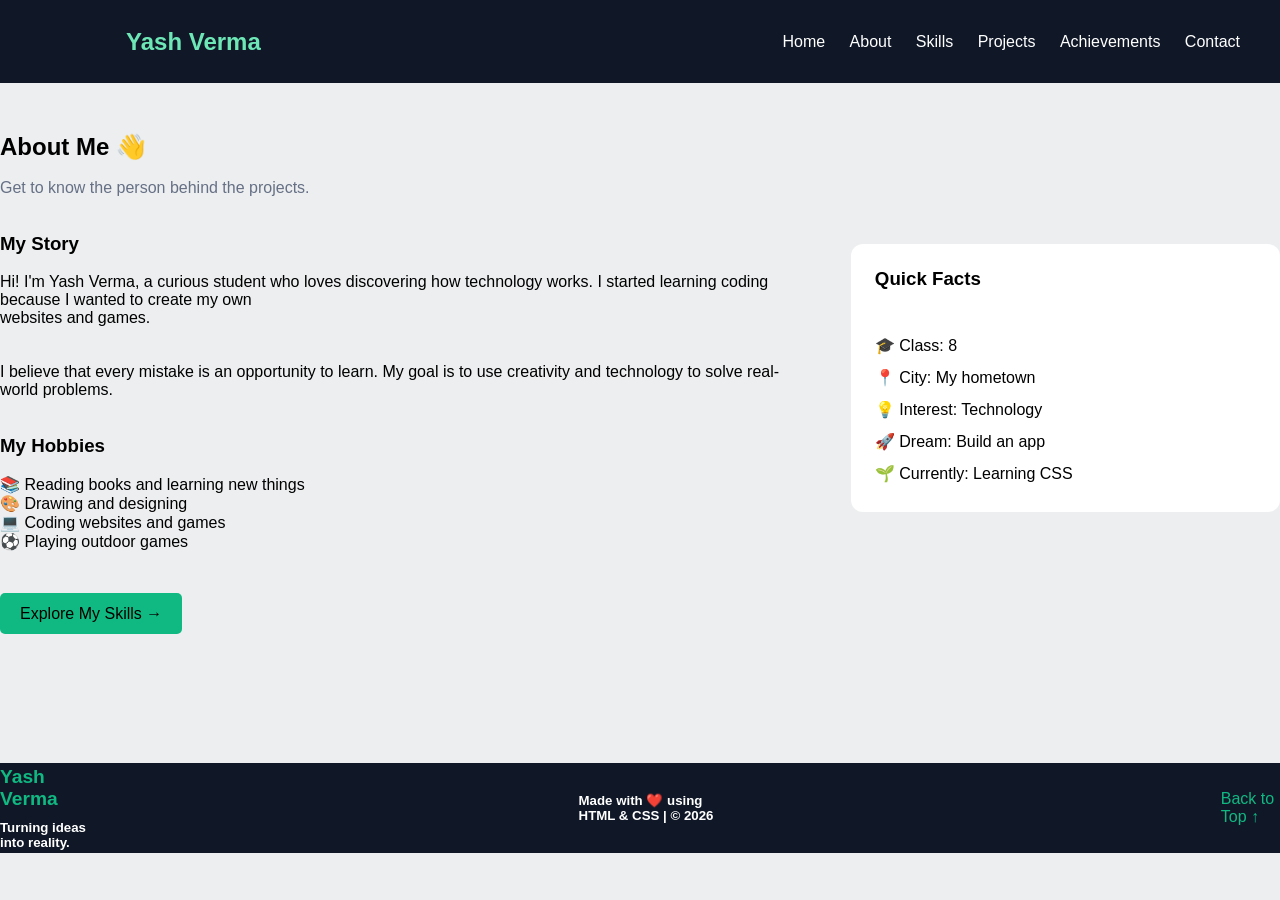
<file: about.html>
<!DOCTYPE html>
<html lang="en">

<head>
    <meta charset="UTF-8">
    <meta name="viewport" content="width=device-width, initial-scale=1.0">
    <title>Document</title>
    <link rel="stylesheet" href="style.css">
</head>

<body>
    <nav>
        <div class="Home-nav">
            <div>
                <h1 class="nav-heading">Yash Verma</h1>
            </div>
            <div>
                <a href="http://127.0.0.1:5500/index.html" class="nav-button">Home</a>
                <a href="http://127.0.0.1:5500/about.html" class="nav-button">About</a>
                <a href="http://127.0.0.1:5500/skills.html" class="nav-button">Skills</a>
                <a href="http://127.0.0.1:5500/projects.html" class="nav-button">Projects</a>
                <a href="http://127.0.0.1:5500/achievements.html" class="nav-button">Achievements</a>
                <a href="http://127.0.0.1:5500/contact.html" class="nav-button">Contact</a>
            </div>
    </nav>
    <!-- about-section -->
    <div class="about" id="about-section">
        <div class="about-content">
            <div>
                <h2 id="about-me">About Me 👋</h2><br>
                <p id="person">Get to know the person behind the projects.</p><br><br>
            </div>
            <div id="story">
                <div>
                    <h3 id="my-story">My Story</h3><br>
                    <p id="story">Hi! I'm Yash Verma, a curious student who loves discovering how technology works. I
                        started
                        learning coding
                        because I wanted to create my own<br> websites and games.<br><br><br>I believe that every
                        mistake is
                        an
                        opportunity to learn. My goal is to use creativity and technology to
                        solve real-world problems.
                    </p><br><br>
                </div>

            </div>
            <div>
                <h3 id="my-hobbies">My Hobbies</h3><br>
                <p id="hobbies">📚 Reading books and learning new things<br>

                    🎨 Drawing and designing<br>

                    💻 Coding websites and games<br>

                    ⚽ Playing outdoor games<br>
                </p><br><br><br>
                <a id="explore-skills" href="skills.html">Explore My Skills →</a>
            </div>
        </div>
        <div class="about-content" id="card">
            <h3>Quick Facts</h3>
            <p id="card-elements">🎓 Class: 8<br>

                📍 City: My hometown<br>

                💡 Interest: Technology<br>

                🚀 Dream: Build an app<br>

                🌱 Currently: Learning CSS<br>
            </p><br>
        </div>
    </div>
     <!-- footer-section -->
    <div style="margin-top: 140px;" class="footer" id="footer-container">
        <div class="footer-div">
            <a class="name" href="http://127.0.0.1:5500/">Yash Verma</a>
            <h5 class="quote1">Turning ideas into reality.</h5>
        </div>
        <h5 class="quote2">Made with ❤️ using HTML & CSS | © 2026</h5>
        <a class="return" href="http://127.0.0.1:5500/index.html">Back to Top ↑</a>
    </div>

</body>

</html>
</file>
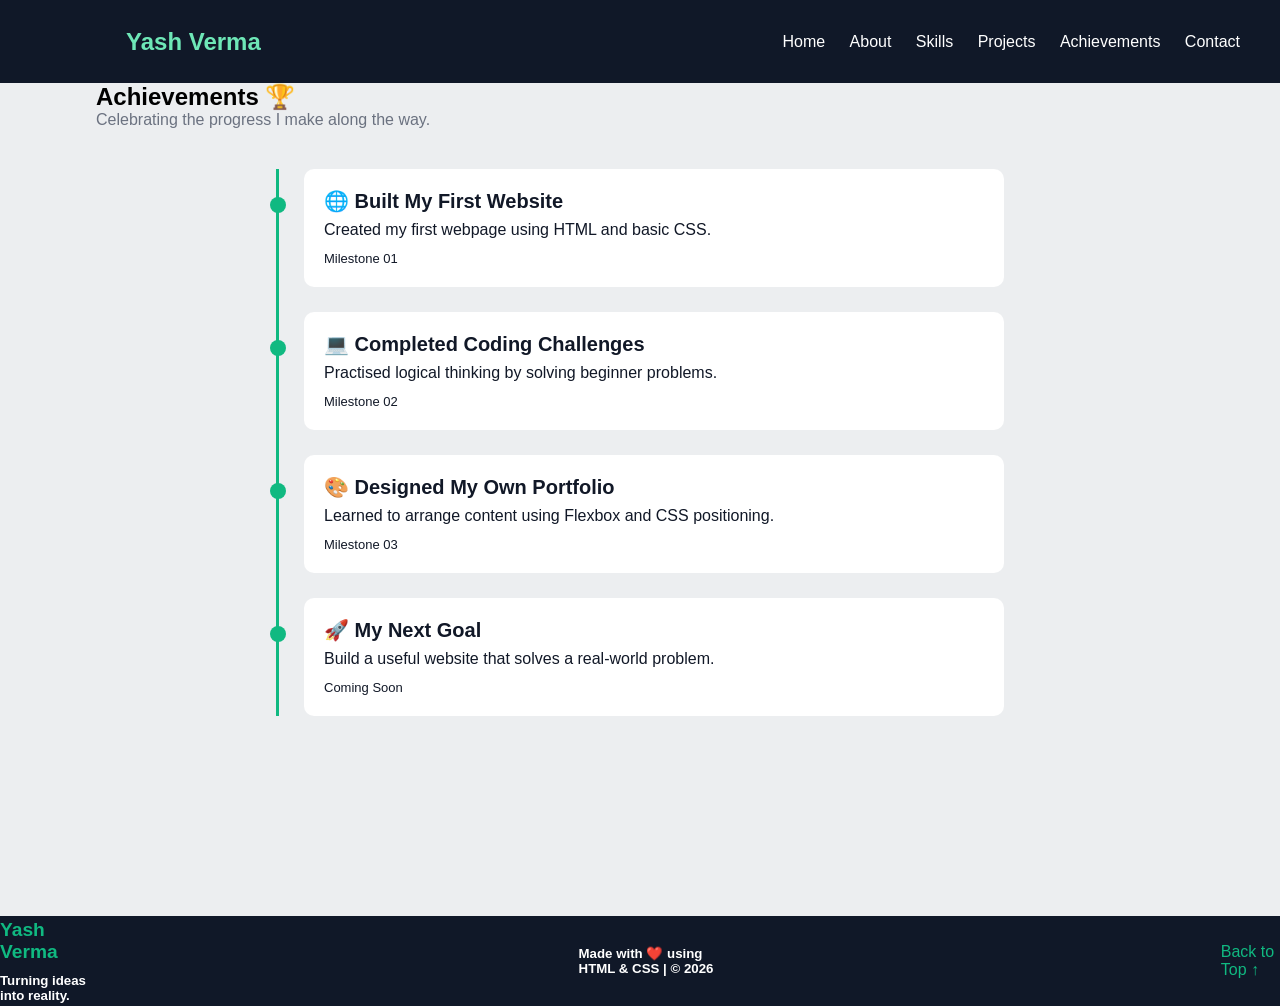
<file: achievements.html>
<!DOCTYPE html>
<html lang="en">

<head>
    <meta charset="UTF-8">
    <meta name="viewport" content="width=device-width, initial-scale=1.0">
    <title>Document</title>
    <link rel="stylesheet" href="style.css">
</head>

<body>
    <!-- navbar section -->
    <nav>
        <div class="Home-nav">
            <div>
                <h1 class="nav-heading">Yash Verma</h1>
            </div>
            <div>
                <a href="http://127.0.0.1:5500/index.html" class="nav-button">Home</a>
                <a href="http://127.0.0.1:5500/about.html" class="nav-button">About</a>
                <a href="http://127.0.0.1:5500/skills.html" class="nav-button">Skills</a>
                <a href="http://127.0.0.1:5500/projects.html" class="nav-button">Projects</a>
                <a href="http://127.0.0.1:5500/achievements.html" class="nav-button">Achievements</a>
                <a href="http://127.0.0.1:5500/contact.html" class="nav-button">Contact</a>
            </div>
    </nav>
    <section class="achievements">
        <div class="container">

            <h2>Achievements 🏆</h2>
            <p class="subtitle">Celebrating the progress I make along the way.</p>

            <div class="timeline">

                <div class="item">
                    <div class="dot"></div>
                    <div class="item-card">
                        <h3>🌐 Built My First Website</h3>
                        <p>Created my first webpage using HTML and basic CSS.</p>
                        <small>Milestone 01</small>
                    </div>
                </div>

                <div class="item">
                    <div class="dot"></div>
                    <div class="item-card">
                        <h3>💻 Completed Coding Challenges</h3>
                        <p>Practised logical thinking by solving beginner problems.</p>
                        <small>Milestone 02</small>
                    </div>
                </div>

                <div class="item">
                    <div class="dot"></div>
                    <div class="item-card">
                        <h3>🎨 Designed My Own Portfolio</h3>
                        <p>Learned to arrange content using Flexbox and CSS positioning.</p>
                        <small>Milestone 03</small>
                    </div>
                </div>

                <div class="item">
                    <div class="dot"></div>
                    <div class="item-card">
                        <h3>🚀 My Next Goal</h3>
                        <p>Build a useful website that solves a real-world problem.</p>
                        <small>Coming Soon</small>
                    </div>
                </div>

            </div>

        </div>
    </section>
    <div style="margin-top: 200px;" class="footer" id="footer-container">
        <div class="footer-div">
            <a class="name" href="http://127.0.0.1:5500/">Yash Verma</a>
            <h5 class="quote1">Turning ideas into reality.</h5>
        </div>
        <h5 class="quote2">Made with ❤️ using HTML & CSS | © 2026</h5>
        <a class="return" href="http://127.0.0.1:5500/">Back to Top ↑</a>
    </div>
</body>
</body>

</html>
</file>
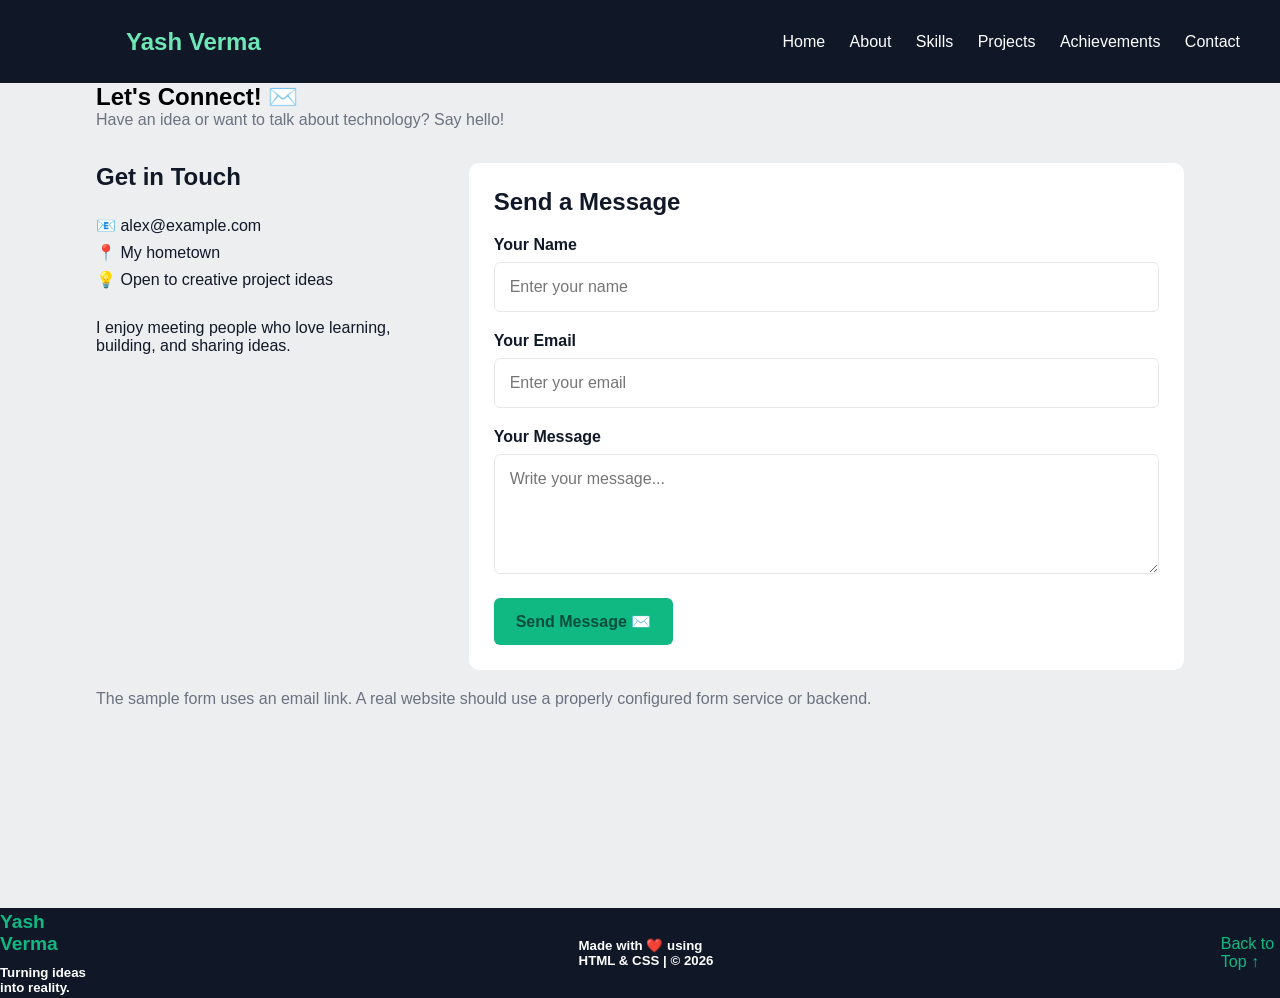
<file: contact.html>
<!DOCTYPE html>
<html lang="en">

<head>
    <meta charset="UTF-8">
    <meta name="viewport" content="width=device-width, initial-scale=1.0">
    <title>Document</title>
    <link rel="stylesheet" href="style.css">
</head>

<body>
    <nav>
        <div class="Home-nav">
            <div>
                <h1 class="nav-heading">Yash Verma</h1>
            </div>
            <div>
                <a href="http://127.0.0.1:5500/index.html" class="nav-button">Home</a>
                <a href="http://127.0.0.1:5500/about.html" class="nav-button">About</a>
                <a href="http://127.0.0.1:5500/skills.html" class="nav-button">Skills</a>
                <a href="http://127.0.0.1:5500/projects.html" class="nav-button">Projects</a>
                <a href="http://127.0.0.1:5500/achievements.html" class="nav-button">Achievements</a>
                <a href="http://127.0.0.1:5500/contact.html" class="nav-button">Contact</a>
            </div>
    </nav>
    <section class="contact">
        <div class="container">

            <h2>Let's Connect! ✉️</h2>
            <p class="subtitle">Have an idea or want to talk about technology? Say hello!</p>

            <div class="contact-box">

                <div class="contact-left">
                    <h3>Get in Touch</h3>
                    <p>📧 alex@example.com</p>
                    <p>📍 My hometown</p>
                    <p>💡 Open to creative project ideas</p>
                    <p class="about-me">I enjoy meeting people who love learning, building, and sharing ideas.</p>
                </div>

                <div class="contact-right">
                    <h3>Send a Message</h3>

                    <form action="mailto:alex@example.com" method="post" enctype="text/plain">
                        <label>Your Name</label>
                        <input type="text" placeholder="Enter your name">

                        <label>Your Email</label>
                        <input type="email" placeholder="Enter your email">

                        <label>Your Message</label>
                        <textarea placeholder="Write your message..."></textarea>

                        <button type="submit">Send Message ✉️</button>
                    </form>
                </div>

            </div>

            <p class="note">The sample form uses an email link. A real website should use a properly configured form
                service or backend.</p>

        </div>
    </section>
    <!-- footer-section -->
    <div style="margin-top: 200px; " class="footer" id="footer-container">
        <div class="footer-div">
            <a class="name" href="http://127.0.0.1:5500/">Yash Verma</a>
            <h5 class="quote1">Turning ideas into reality.</h5>
        </div>
        <h5 class="quote2">Made with ❤️ using HTML & CSS | © 2026</h5>
        <a class="return" href="http://127.0.0.1:5500/index.html">Back to Top ↑</a>
    </div>
</body>

</html>
</file>
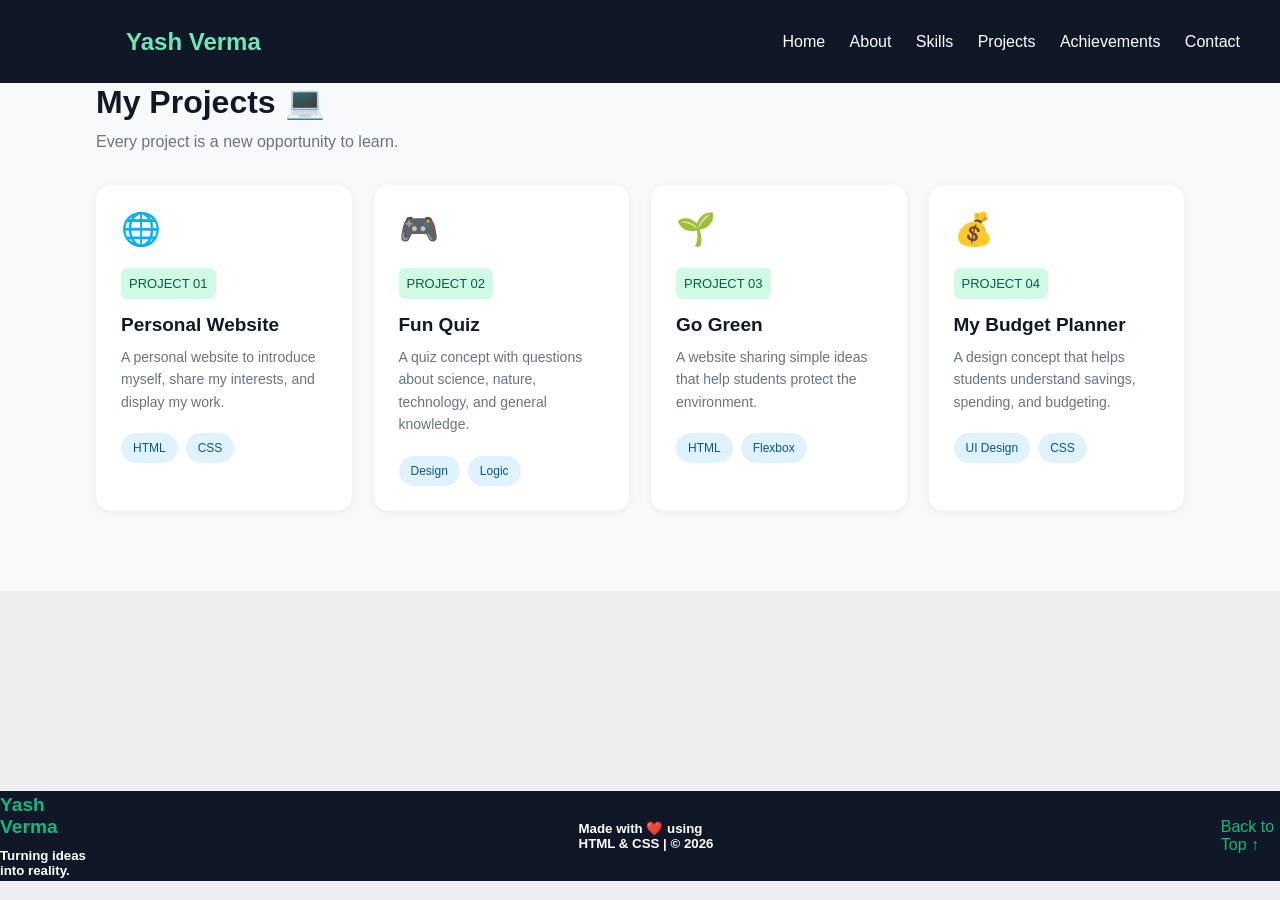
<file: projects.html>
<!DOCTYPE html>
<html lang="en">

<head>
    <meta charset="UTF-8">
    <meta name="viewport" content="width=device-width, initial-scale=1.0">
    <title>Skill Cards</title>
    <link rel="stylesheet" href="style.css">
</head>

<body>
    <nav>
        <div class="Home-nav">
            <div>
                <h1 class="nav-heading">Yash Verma</h1>
            </div>
            <div>
                <a href="http://127.0.0.1:5500/index.html" class="nav-button">Home</a>
                <a href="http://127.0.0.1:5500/about.html" class="nav-button">About</a>
                <a href="http://127.0.0.1:5500/skills.html" class="nav-button">Skills</a>
                <a href="http://127.0.0.1:5500/projects.html" class="nav-button">Projects</a>
                <a href="http://127.0.0.1:5500/achievements.html" class="nav-button">Achievements</a>
                <a href="http://127.0.0.1:5500/contact.html" class="nav-button">Contact</a>
            </div>
    </nav>
    <section class="projects">
        <div class="container">

            <h2>My Projects 💻</h2>
            <p class="subtitle">Every project is a new opportunity to learn.</p>

            <div class="cards">

                <div class="card">
                    <div class="icon">🌐</div>
                    <span class="badge">PROJECT 01</span>
                    <h3>Personal Website</h3>
                    <p>A personal website to introduce myself, share my interests, and display my work.</p>
                    <div class="tags">
                        <span class="tag">HTML</span>
                        <span class="tag">CSS</span>
                    </div>
                </div>

                <div class="card">
                    <div class="icon">🎮</div>
                    <span class="badge">PROJECT 02</span>
                    <h3>Fun Quiz</h3>
                    <p>A quiz concept with questions about science, nature, technology, and general knowledge.</p>
                    <div class="tags">
                        <span class="tag">Design</span>
                        <span class="tag">Logic</span>
                    </div>
                </div>

                <div class="card">
                    <div class="icon">🌱</div>
                    <span class="badge">PROJECT 03</span>
                    <h3>Go Green</h3>
                    <p>A website sharing simple ideas that help students protect the environment.</p>
                    <div class="tags">
                        <span class="tag">HTML</span>
                        <span class="tag">Flexbox</span>
                    </div>
                </div>

                <div class="card">
                    <div class="icon">💰</div>
                    <span class="badge">PROJECT 04</span>
                    <h3>My Budget Planner</h3>
                    <p>A design concept that helps students understand savings, spending, and budgeting.</p>
                    <div class="tags">
                        <span class="tag">UI Design</span>
                        <span class="tag">CSS</span>
                    </div>
                </div>

            </div>

        </div>
    </section>
    <!-- footer-section -->
    <div style="margin-top: 200px; " class="footer" id="footer-container">
        <div class="footer-div">
            <a class="name" href="http://127.0.0.1:5500/">Yash Verma</a>
            <h5 class="quote1">Turning ideas into reality.</h5>
        </div>
        <h5 class="quote2">Made with ❤️ using HTML & CSS | © 2026</h5>
        <a class="return" href="http://127.0.0.1:5500/index.html">Back to Top ↑</a>
    </div>

</body>

</html>
</file>
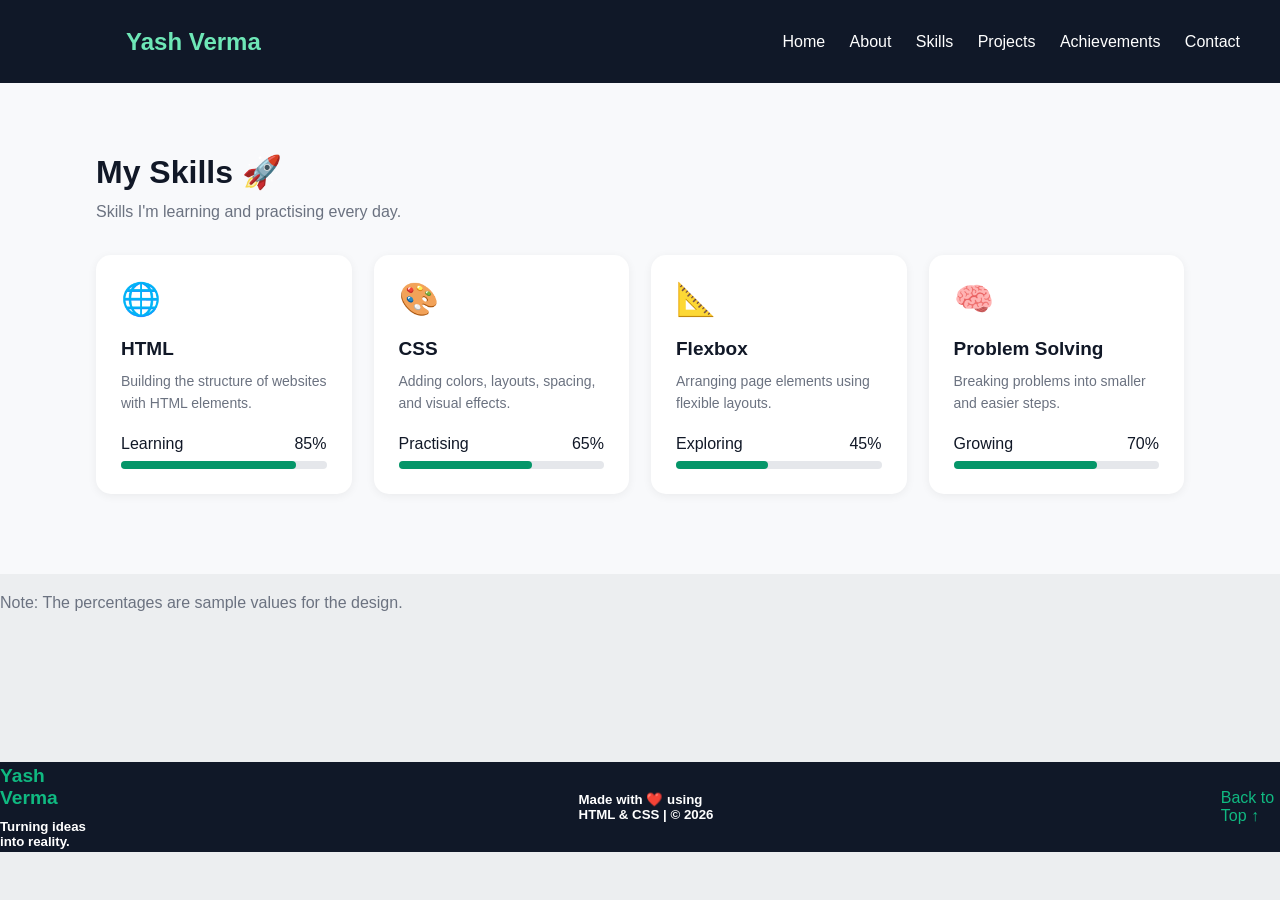
<file: skills.html>
<!DOCTYPE html>
<html lang="en">

<head>
    <meta charset="UTF-8">
    <meta name="viewport" content="width=device-width, initial-scale=1.0">
    <title>Document</title>
    <link rel="stylesheet" href="style.css">
</head>

<body>
    <nav>
        <div class="Home-nav">
            <div>
                <h1 class="nav-heading">Yash Verma</h1>
            </div>
            <div>
                <a href="http://127.0.0.1:5500/index.html" class="nav-button">Home</a>
                <a href="http://127.0.0.1:5500/about.html" class="nav-button">About</a>
                <a href="http://127.0.0.1:5500/skills.html" class="nav-button">Skills</a>
                <a href="http://127.0.0.1:5500/projects.html" class="nav-button">Projects</a>
                <a href="http://127.0.0.1:5500/contact.html" class="nav-button">Achievements</a>
                <a href="" class="nav-button">Contact</a>
            </div>
    </nav>
    <!-- Skills-section -->
    <section class="skills">
        <div class="container">

            <h2>My Skills 🚀</h2>
            <p class="subtitle">Skills I'm learning and practising every day.</p>

            <div class="cards">

                <div class="card">
                    <div class="icon">🌐</div>
                    <h3>HTML</h3>
                    <p>Building the structure of websites with HTML elements.</p>
                    <div class="progress-info">
                        <span>Learning</span>
                        <span>85%</span>
                    </div>
                    <div class="bar">
                        <div class="fill" style="width: 85%"></div>
                    </div>
                </div>

                <div class="card">
                    <div class="icon">🎨</div>
                    <h3>CSS</h3>
                    <p>Adding colors, layouts, spacing, and visual effects.</p>
                    <div class="progress-info">
                        <span>Practising</span>
                        <span>65%</span>
                    </div>
                    <div class="bar">
                        <div class="fill" style="width: 65%"></div>
                    </div>
                </div>

                <div class="card">
                    <div class="icon">📐</div>
                    <h3>Flexbox</h3>
                    <p>Arranging page elements using flexible layouts.</p>
                    <div class="progress-info">
                        <span>Exploring</span>
                        <span>45%</span>
                    </div>
                    <div class="bar">
                        <div class="fill" style="width: 45%"></div>
                    </div>
                </div>

                <div class="card">
                    <div class="icon">🧠</div>
                    <h3>Problem Solving</h3>
                    <p>Breaking problems into smaller and easier steps.</p>
                    <div class="progress-info">
                        <span>Growing</span>
                        <span>70%</span>
                    </div>
                    <div class="bar">
                        <div class="fill" style="width: 70%"></div>
                    </div>
                </div>
            </div>
        </div>
    </section>
    <p class="note">Note: The percentages are sample values for the design.</p>

    <!-- footer-section -->
    <div style="margin-top: 150px;" class="footer" id="footer-container">
        <div class="footer-div">
            <a class="name" href="http://127.0.0.1:5500/">Yash Verma</a>
            <h5 class="quote1">Turning ideas into reality.</h5>
        </div>
        <h5 class="quote2">Made with ❤️ using HTML & CSS | © 2026</h5>
        <a class="return" href="http://127.0.0.1:5500/index.html">Back to Top ↑</a>
    </div>
</body>

</html>
</file>
<file: style.css>
* {
            padding: 0;
            margin: 0;
            font-family: Arial, sans-serif;
            transition: 0.5s;
        }

        nav {
            position: sticky;
            top: 0;
            z-index: 100;
        }

        .Home-nav {
            background-color: #101828;
            display: flex;
            justify-content: space-between;
            padding: 10px 30px;
            height: 7vh;
            align-items: center;
        }

        .nav-heading {
            color: #6EE7B7;
            margin-left: 6rem;
            font-size: x-large;
        }

        .nav-button {
            text-decoration: none;
            color: white;
            margin: 10px;
        }

        #home {
            background-color: #101828;
            height: 55vh;
            display: flex;
            flex-direction: column;
            justify-content: center;
            color: white;
        }

        #hero-heading,
        #hero-field {
            color: #6EE7B7;
        }

        #hero-content {
            margin-left: 8rem;
        }

        #hero-name,
        #hero-field {
            font-size: xxx-large;
        }

        #hero-quote {
            font-weight: 1;
            color: #d0d5dd;
        }

        .hero-photo {
            width: 220px;
            height: 220px;
            border-radius: 50%;
            object-fit: cover;
        }

        #hero-button {
            text-decoration: none;
            background-color: #10b981;
            display: inline-block;
            padding: 10px 19px;
            border-radius: 5px;
            color: black;
            font-weight: 500;
        }

        #hero-about {
            text-decoration: none;
            background-color: transparent;
            border: 2px solid grey;
            color: white;
            margin-left: 15px;
            display: inline-block;
            padding: 10px 20px;
            border-radius: 5px
        }

        .portfolio-heading {
            margin-left: 10rem;
            margin-top: 70px;
        }

        .sub-title {
            margin-left: 10rem;
            margin-top: 10px;
            color: #475467;
        }

        .hero-section {
            display: flex;
            gap: 50rem;
            align-items: center;
        }

        #portfolio {
            background-color: #e7e8e9;
            height: 70vh;
            display: flow-root;
        }

        #portfolio-cards {
            display: flex;
            height: 100px;
            justify-content: center;
            gap: 30px
        }

        .portfolio-card {
            display: flex;
            flex-direction: column;
            background-color: white;
            height: 230px;
            width: 450px;
            border-radius: 10px;
            justify-content: center;
            gap: 20px;
            margin-top: 40px;
        }

        .portfolio-title,
        .portfolio-description {
            margin-left: 20px;
        }

        #btn {
            display: flex;
            background-color: #10b981;
            text-decoration: none;
            width: 90px;
            height: 30px;
            font-size: medium;
            justify-content: center;
            align-items: center;
            border-radius: 5px;
            color: black;
        }

        .footer {
            display: flex;
            justify-content: center;
            align-items: center;
            gap: 30rem;
            background-color: #101828;
            color: white;
            height: 10vh;
        }

        .footer a {
            text-decoration: none;
            color: #10b981;
        }

        .name {
            font-size: larger;
            font-weight: 800;
        }

        body {
            background-color: #eceef0;
        }

        .footer-div {
            display: flex;
            flex-direction: column;
            gap: 10px;
        }

        #about-section {
            display: flex;
            gap: 70px;
            justify-content: center;
            align-items: center;
            margin-top: 50px;
        }

        #person {
            color: #667085;
        }

        #card {
            display: flex;
            flex-direction: column;
            gap: 40px;
            background-color: white;
            height: 220px;
            width: 500px;
            padding: 24px;
            border-radius: 12px;
        }

        #card-elements {
            line-height: 2
        }

        #explore-skills {
            background-color: #10b981;
            text-decoration: none;
            width: 90px;
            height: 30px;
            font-size: medium;
            border-radius: 5px;
            color: black;
            padding: 12px 20px;
        }

        body {
            margin: 0;
        }

        .skills {
            background-color: #f8f9fb;
            padding: 70px 0 80px 0;
        }

        .container {
            width: 85%;
            max-width: 1600px;
            margin: 0 auto;
        }

        .skills h2 {
            margin: 0 0 12px 0;
            font-size: 32px;
            color: #111827;
        }

        .subtitle {
            margin: 0;
            font-size: 16px;
            color: #6b7280;
        }

        .note {
            margin: 20px 0 0 0;
            font-size: 16px;
            color: #6b7280;
        }

        .cards {
            display: flex;
            gap: 22px;
            margin-top: 34px;
        }

        .card {
            flex: 1;
            background-color: white;
            padding: 25px;
            border-radius: 15px;
            box-shadow: 0 2px 10px rgba(0, 0, 0, 0.06);
        }

        .icon {
            font-size: 32px;
            margin-bottom: 20px;
        }

        .card h3 {
            margin: 0 0 10px 0;
            font-size: 19px;
            color: #111827;
        }

        .card p {
            margin: 0 0 20px 0;
            font-size: 14px;
            color: #6b7280;
            line-height: 1.6;
        }

        .progress-info {
            display: flex;
            justify-content: space-between;
            margin-bottom: 8px;
            color: #111827;
        }

        .bar {
            height: 8px;
            background-color: #e5e7eb;
            border-radius: 10px;
        }

        .fill {
            height: 8px;
            background-color: #059669;
            border-radius: 10px;
        }

        body {
            margin: 0;
        }

        .skills {
            background-color: #f8f9fb;
            padding-top: 70px;
            padding-bottom: 80px;
        }

        .projects {
            background-color: #f8f9fb;
            padding-bottom: 80px;
        }

        .container {
            width: 85%;
            margin: auto;
        }

        .skills h2,
        .projects h2 {
            margin-top: 0;
            margin-bottom: 12px;
            font-size: 32px;
            color: #111827;
        }

        .subtitle {
            margin: 0;
            font-size: 16px;
            color: #6b7280;
        }

        .note {
            margin-top: 20px;
            margin-bottom: 0;
            font-size: 16px;
            color: #6b7280;
        }

        .cards {
            display: flex;
            gap: 22px;
            margin-top: 34px;
        }

        .card {
            flex: 1;
            background-color: white;
            padding: 25px;
            border-radius: 15px;
        }

        .icon {
            font-size: 32px;
            margin-bottom: 20px;
        }

        .card h3 {
            margin-top: 0;
            margin-bottom: 10px;
            font-size: 19px;
            color: #111827;
        }

        .card p {
            margin-top: 0;
            margin-bottom: 20px;
            font-size: 14px;
            color: #6b7280;
            line-height: 1.6;
        }

        .progress-info {
            display: flex;
            justify-content: space-between;
            margin-bottom: 8px;
            color: #111827;
        }

        .bar {
            height: 8px;
            background-color: #e5e7eb;
            border-radius: 10px;
        }

        .fill {
            height: 8px;
            background-color: #059669;
            border-radius: 10px;
        }

        .badge {
            display: inline-block;
            background-color: #d1fae5;
            color: #065f46;
            font-size: 13px;
            padding: 8px;
            border-radius: 6px;
            margin-bottom: 15px;
        }

        .tags {
            display: flex;
            gap: 8px;
        }

        .tag {
            background-color: #e0f2fe;
            color: #075985;
            font-size: 12px;
            padding: 8px;
            padding-left: 12px;
            padding-right: 12px;
            border-radius: 20px;
        }

        .timeline {
            width: 700px;
            margin: auto;
            margin-top: 40px;
            padding-left: 25px;
            border-left: 3px solid #10b981;
        }

        .item {
            position: relative;
            margin-bottom: 25px;
        }

        .item:last-child {
            margin-bottom: 0;
        }

        .dot {
            position: absolute;
            left: -34px;
            top: 28px;
            width: 16px;
            height: 16px;
            background-color: #10b981;
            border-radius: 50%;
        }

        .item-card {
            background-color: white;
            padding: 20px;
            border-radius: 10px;
        }

        .item-card h3 {
            margin-top: 0;
            margin-bottom: 8px;
            font-size: 20px;
            color: #111827;
        }

        .item-card p {
            margin-top: 0;
            margin-bottom: 10px;
            font-size: 16px;
            color: #111827;
        }

        .item-card small {
            font-size: 13px;
            color: #111827;
        }

        .contact-box {
            display: flex;
            gap: 40px;
            margin-top: 34px;
        }

        .contact-left {
            flex: 1;
        }

        .contact-left h3 {
            margin-top: 0;
            margin-bottom: 25px;
            font-size: 24px;
            color: #111827;
        }

        .contact-left p {
            margin-top: 0;
            margin-bottom: 8px;
            font-size: 16px;
            color: #111827;
        }

        .contact-left .about-me {
            margin-top: 30px;
        }

        .contact-right {
            flex: 2;
            background-color: white;
            padding: 25px;
            border-radius: 10px;
        }

        .contact-right h3 {
            margin-top: 0;
            margin-bottom: 20px;
            font-size: 24px;
            color: #111827;
        }

        label {
            display: block;
            margin-bottom: 8px;
            font-size: 16px;
            font-weight: bold;
            color: #111827;
        }

        input {
            width: 100%;
            box-sizing: border-box;
            padding: 15px;
            margin-bottom: 20px;
            font-size: 16px;
            border: 1px solid #e5e7eb;
            border-radius: 6px;
        }

        textarea {
            width: 100%;
            height: 120px;
            box-sizing: border-box;
            padding: 15px;
            margin-bottom: 20px;
            font-size: 16px;
            border: 1px solid #e5e7eb;
            border-radius: 6px;
        }

        button {
            background-color: #10b981;
            color: #064e3b;
            font-size: 16px;
            font-weight: bold;
            padding: 14px;
            padding-left: 22px;
            padding-right: 22px;
            border: none;
            border-radius: 6px;
        }
</file>
